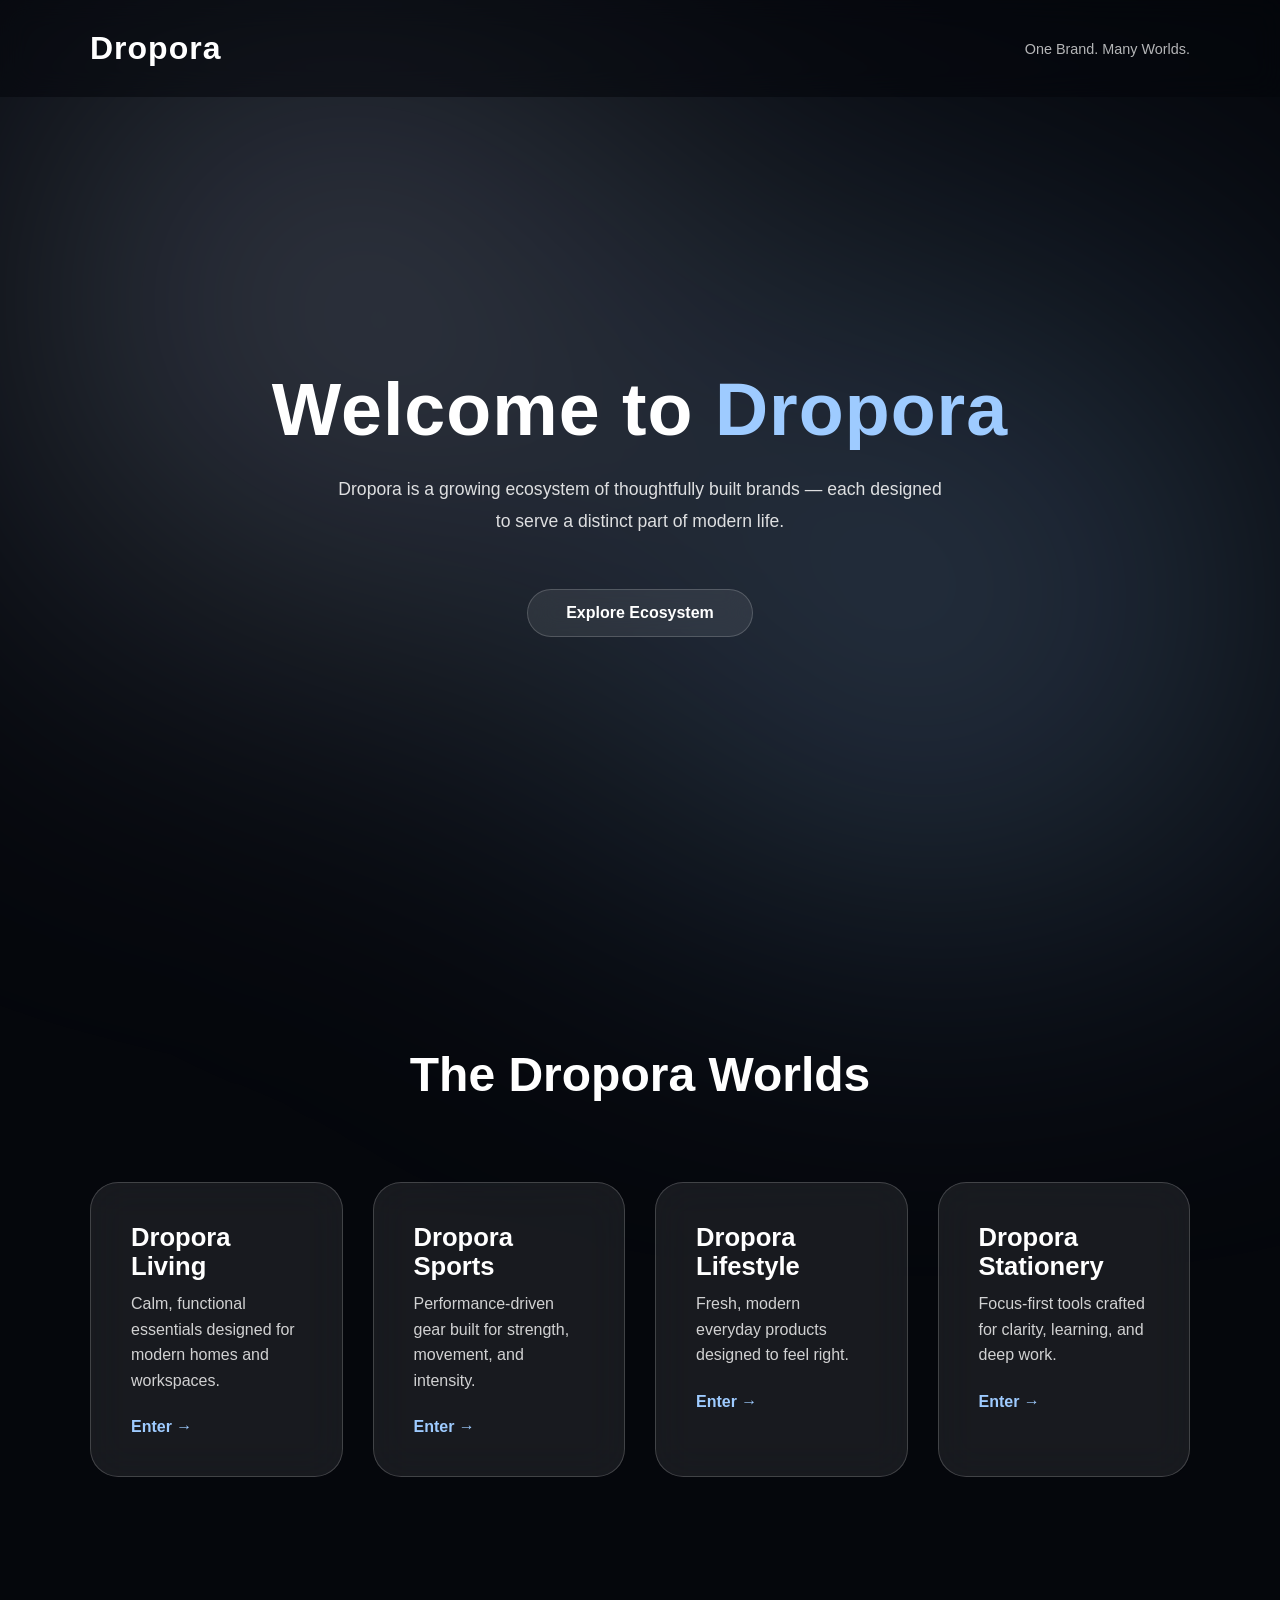
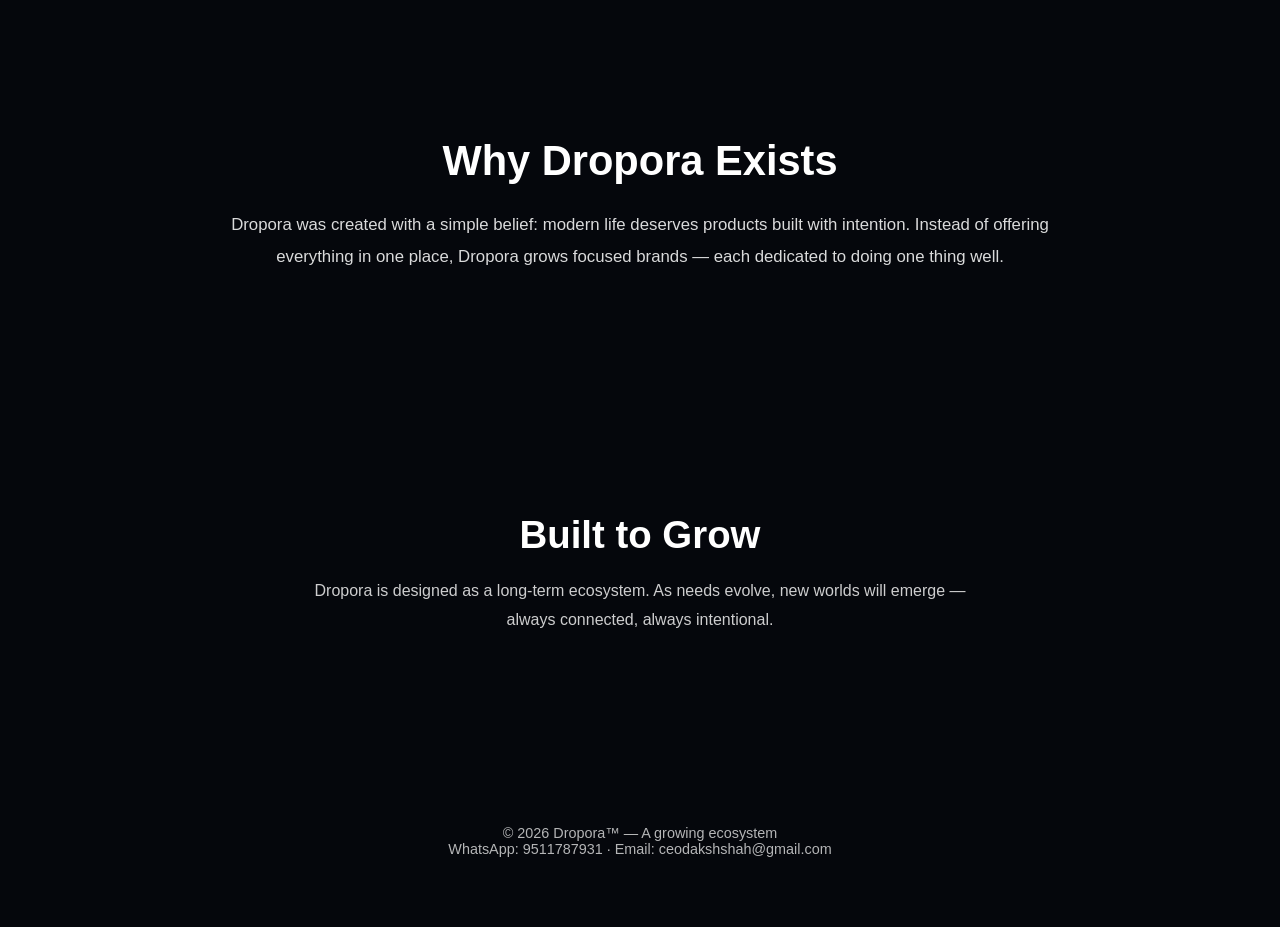
<file: index.html>
<!DOCTYPE html>
<html lang="en">
<head>
<meta charset="UTF-8">
<title>Dropora™ | One Brand. Many Worlds.</title>
<meta name="viewport" content="width=device-width, initial-scale=1.0">

<style>
*{
  margin:0;
  padding:0;
  box-sizing:border-box;
  font-family:"Inter",Arial,sans-serif;
}

body{
  background:#05070c;
  color:#ffffff;
  overflow-x:hidden;
}

/* AMBIENT CORE */
.ambient{
  position:fixed;
  inset:0;
  background:
    radial-gradient(circle at 25% 30%, rgba(200,220,255,0.35), transparent 45%),
    radial-gradient(circle at 75% 70%, rgba(150,200,255,0.35), transparent 45%);
  filter:blur(160px);
  z-index:-1;
}

/* NAV */
nav{
  display:flex;
  justify-content:space-between;
  align-items:center;
  padding:30px 90px;
  background:rgba(5,7,12,0.55);
  backdrop-filter:blur(14px);
  position:sticky;
  top:0;
  z-index:10;
}

.brand{
  font-size:2rem;
  font-weight:900;
  letter-spacing:1px;
}

.nav-tag{
  font-size:.9rem;
  opacity:.7;
}

/* HERO */
.hero{
  min-height:90vh;
  display:flex;
  align-items:center;
  justify-content:center;
  text-align:center;
  padding:0 30px;
}

.hero h1{
  font-size:4.6rem;
  font-weight:900;
  letter-spacing:1px;
}

.hero span{
  color:#9ecbff;
}

.hero p{
  margin:22px auto;
  max-width:620px;
  font-size:1.1rem;
  line-height:1.8;
  opacity:.85;
}

.scroll{
  display:inline-block;
  margin-top:30px;
  padding:14px 38px;
  background:rgba(255,255,255,0.08);
  border:1px solid rgba(255,255,255,0.18);
  backdrop-filter:blur(14px);
  border-radius:999px;
  color:white;
  text-decoration:none;
  font-weight:600;
}

/* ECOSYSTEM */
.ecosystem{
  padding:140px 90px;
}

.ecosystem h2{
  font-size:3rem;
  font-weight:800;
  text-align:center;
  margin-bottom:80px;
}

.grid{
  display:grid;
  grid-template-columns:repeat(4,1fr);
  gap:30px;
}

/* GLASS CARD */
.card{
  padding:40px;
  background:rgba(255,255,255,0.08);
  border:1px solid rgba(255,255,255,0.18);
  backdrop-filter:blur(20px);
  border-radius:28px;
  transition:transform .4s ease, box-shadow .4s ease;
}

.card:hover{
  transform:translateY(-8px);
  box-shadow:0 40px 80px rgba(0,0,0,.4);
}

.card h3{
  font-size:1.6rem;
  margin-bottom:10px;
}

.card p{
  opacity:.8;
  line-height:1.6;
  margin-bottom:25px;
}

.card a{
  text-decoration:none;
  color:#9ecbff;
  font-weight:700;
}

/* STORY */
.story{
  padding:120px 30px;
  max-width:900px;
  margin:auto;
  text-align:center;
}

.story h2{
  font-size:2.6rem;
  font-weight:800;
  margin-bottom:24px;
}

.story p{
  font-size:1.05rem;
  line-height:1.9;
  opacity:.85;
}

/* FUTURE */
.future{
  padding:120px 30px;
  text-align:center;
}

.future h2{
  font-size:2.4rem;
  margin-bottom:20px;
}

.future p{
  max-width:700px;
  margin:auto;
  opacity:.8;
  line-height:1.8;
}

/* FOOTER */
footer{
  padding:70px 30px;
  text-align:center;
  opacity:.7;
  font-size:.9rem;
}

/* RESPONSIVE */
@media(max-width:1100px){
  .grid{grid-template-columns:1fr 1fr}
}
@media(max-width:700px){
  nav{padding:20px 30px}
  .hero h1{font-size:3.2rem}
  .ecosystem{padding:100px 30px}
  .grid{grid-template-columns:1fr}
}
</style>
</head>

<body>

<div class="ambient"></div>

<nav>
  <div class="brand">Dropora</div>
  <div class="nav-tag">One Brand. Many Worlds.</div>
</nav>

<!-- HERO -->
<section class="hero">
  <div>
    <h1>Welcome to <span>Dropora</span></h1>
    <p>
      Dropora is a growing ecosystem of thoughtfully built
      brands — each designed to serve a distinct part of
      modern life.
    </p>
    <a href="#ecosystem" class="scroll">Explore Ecosystem</a>
  </div>
</section>

<!-- ECOSYSTEM -->
<section id="ecosystem" class="ecosystem">
  <h2>The Dropora Worlds</h2>

  <div class="grid">
    <div class="card">
      <h3>Dropora Living</h3>
      <p>Calm, functional essentials designed for modern homes and workspaces.</p>
      <a href="living/">Enter →</a>
    </div>

    <div class="card">
      <h3>Dropora Sports</h3>
      <p>Performance-driven gear built for strength, movement, and intensity.</p>
      <a href="/sports">Enter →</a>
    </div>

    <div class="card">
      <h3>Dropora Lifestyle</h3>
      <p>Fresh, modern everyday products designed to feel right.</p>
      <a href="/lifestyle">Enter →</a>
    </div>

    <div class="card">
      <h3>Dropora Stationery</h3>
      <p>Focus-first tools crafted for clarity, learning, and deep work.</p>
      <a href="/stationery">Enter →</a>
    </div>
  </div>
</section>

<!-- STORY -->
<section class="story">
  <h2>Why Dropora Exists</h2>
  <p>
    Dropora was created with a simple belief: modern life
    deserves products built with intention. Instead of
    offering everything in one place, Dropora grows focused
    brands — each dedicated to doing one thing well.
  </p>
</section>

<!-- FUTURE -->
<section class="future">
  <h2>Built to Grow</h2>
  <p>
    Dropora is designed as a long-term ecosystem. As needs
    evolve, new worlds will emerge — always connected,
    always intentional.
  </p>
</section>

<footer>
  © 2026 Dropora™ — A growing ecosystem<br>
  WhatsApp: 9511787931 · Email: ceodakshshah@gmail.com
</footer>

</body>
</html>
</file>
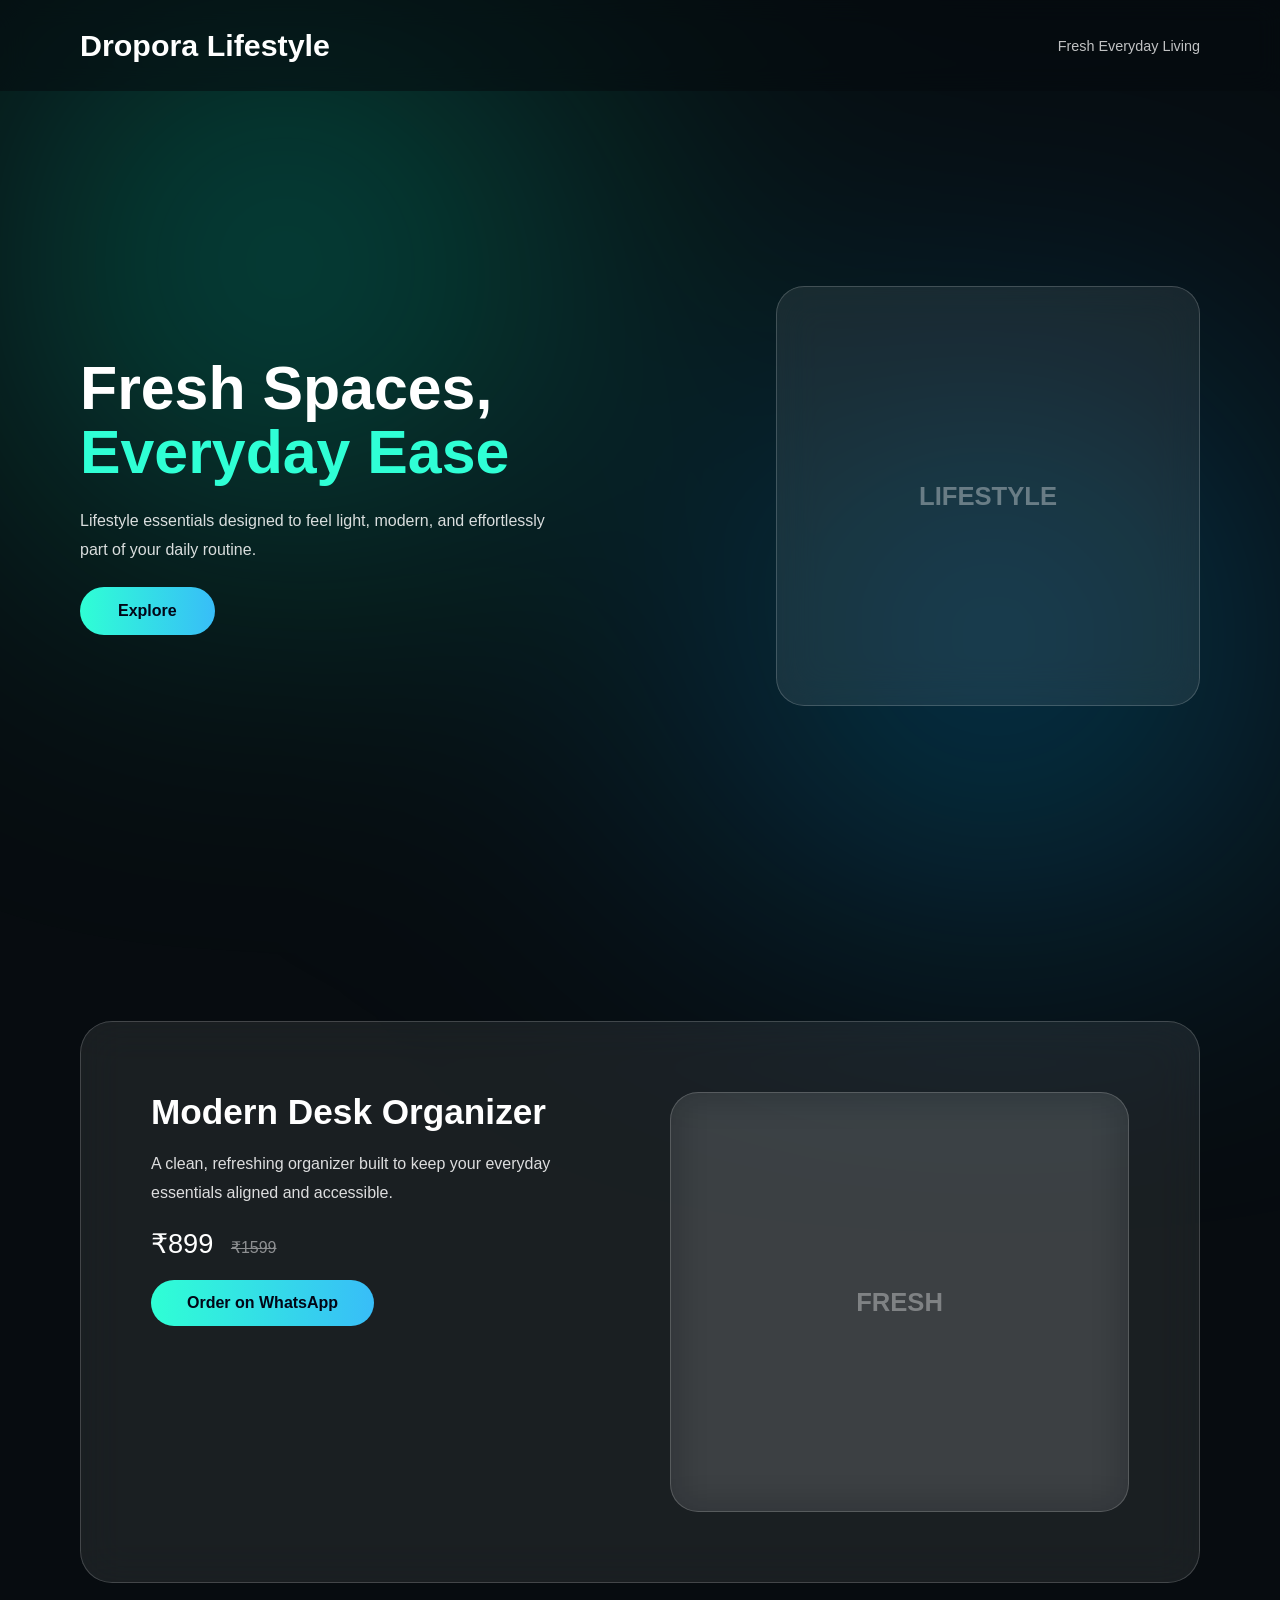
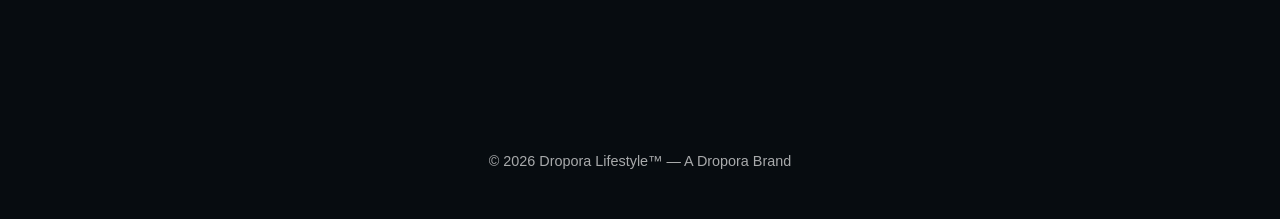
<file: lifestyle/index.html>
<!DOCTYPE html>
<html lang="en">
<head>
<meta charset="UTF-8">
<title>Dropora Lifestyle™ | Fresh Everyday Living</title>
<meta name="viewport" content="width=device-width, initial-scale=1.0">

<style>
*{
  margin:0;
  padding:0;
  box-sizing:border-box;
  font-family:"Inter",Arial,sans-serif;
}

body{
  background:#070c10;
  color:#ffffff;
  overflow-x:hidden;
}

/* AMBIENT GLOW — SAME SYSTEM */
.ambient{
  position:fixed;
  inset:0;
  background:
    radial-gradient(circle at 20% 25%, rgba(0,255,200,0.35), transparent 40%),
    radial-gradient(circle at 80% 75%, rgba(0,180,255,0.35), transparent 40%);
  filter:blur(140px);
  z-index:-1;
}

/* NAV — SAME STRUCTURE */
nav{
  display:flex;
  justify-content:space-between;
  align-items:center;
  padding:28px 80px;
  background:rgba(7,12,16,0.55);
  backdrop-filter:blur(12px);
  position:sticky;
  top:0;
}

.brand{
  font-size:1.9rem;
  font-weight:800;
}

.tag{
  font-size:.9rem;
  opacity:.75;
}

/* HERO — SAME LAYOUT */
.hero{
  min-height:90vh;
  display:grid;
  grid-template-columns:1.2fr .8fr;
  align-items:center;
  padding:0 80px;
  gap:60px;
}

.hero h1{
  font-size:3.8rem;
  line-height:1.05;
  font-weight:800;
}

.hero span{
  color:#2fffd5;
}

.hero p{
  margin:22px 0;
  max-width:480px;
  line-height:1.8;
  opacity:.85;
}

.cta{
  display:inline-block;
  padding:15px 38px;
  background:linear-gradient(90deg,#2fffd5,#38bdf8);
  color:#020617;
  border-radius:999px;
  text-decoration:none;
  font-weight:700;
}

/* GLASS VISUAL BLOCK */
.visual{
  height:420px;
  border-radius:28px;
  background:rgba(255,255,255,0.08);
  border:1px solid rgba(255,255,255,0.18);
  backdrop-filter:blur(20px);
  display:flex;
  align-items:center;
  justify-content:center;
  font-size:1.6rem;
  font-weight:800;
  color:rgba(255,255,255,0.35);
}

/* PRODUCT — SAME GLASS SYSTEM */
.product{
  margin:120px 80px;
  padding:70px;
  background:rgba(255,255,255,0.08);
  border:1px solid rgba(255,255,255,0.18);
  backdrop-filter:blur(22px);
  border-radius:32px;
  display:grid;
  grid-template-columns:1fr 1fr;
  gap:60px;
}

.product h2{
  font-size:2.2rem;
  font-weight:800;
}

.product p{
  margin:18px 0;
  line-height:1.8;
  opacity:.85;
}

.price{
  font-size:1.7rem;
  margin:20px 0;
}

.price span{
  text-decoration:line-through;
  opacity:.5;
  font-size:1rem;
  margin-left:10px;
}

.btn{
  display:inline-block;
  padding:14px 36px;
  background:linear-gradient(90deg,#2fffd5,#38bdf8);
  color:#020617;
  border-radius:999px;
  text-decoration:none;
  font-weight:700;
}

/* FOOTER */
footer{
  text-align:center;
  padding:50px;
  opacity:.65;
  font-size:.9rem;
}

/* RESPONSIVE */
@media(max-width:900px){
  .hero,.product{
    grid-template-columns:1fr;
    padding:40px;
  }
  nav{padding:20px 30px}
  .hero h1{font-size:2.8rem}
}
</style>
</head>

<body>

<div class="ambient"></div>

<nav>
  <div class="brand">Dropora Lifestyle</div>
  <div class="tag">Fresh Everyday Living</div>
</nav>

<section class="hero">
  <div>
    <h1>Fresh Spaces,<br><span>Everyday Ease</span></h1>
    <p>
      Lifestyle essentials designed to feel light,
      modern, and effortlessly part of your daily routine.
    </p>
    <a href="#product" class="cta">Explore</a>
  </div>

  <div class="visual">LIFESTYLE</div>
</section>

<section id="product" class="product">
  <div>
    <h2>Modern Desk Organizer</h2>
    <p>
      A clean, refreshing organizer built to keep
      your everyday essentials aligned and accessible.
    </p>

    <div class="price">₹899 <span>₹1599</span></div>

    <a href="https://wa.me/919511787931" class="btn">
      Order on WhatsApp
    </a>
  </div>

  <div class="visual">FRESH</div>
</section>

<footer>
© 2026 Dropora Lifestyle™ — A Dropora Brand
</footer>

</body>
</html>
</file>
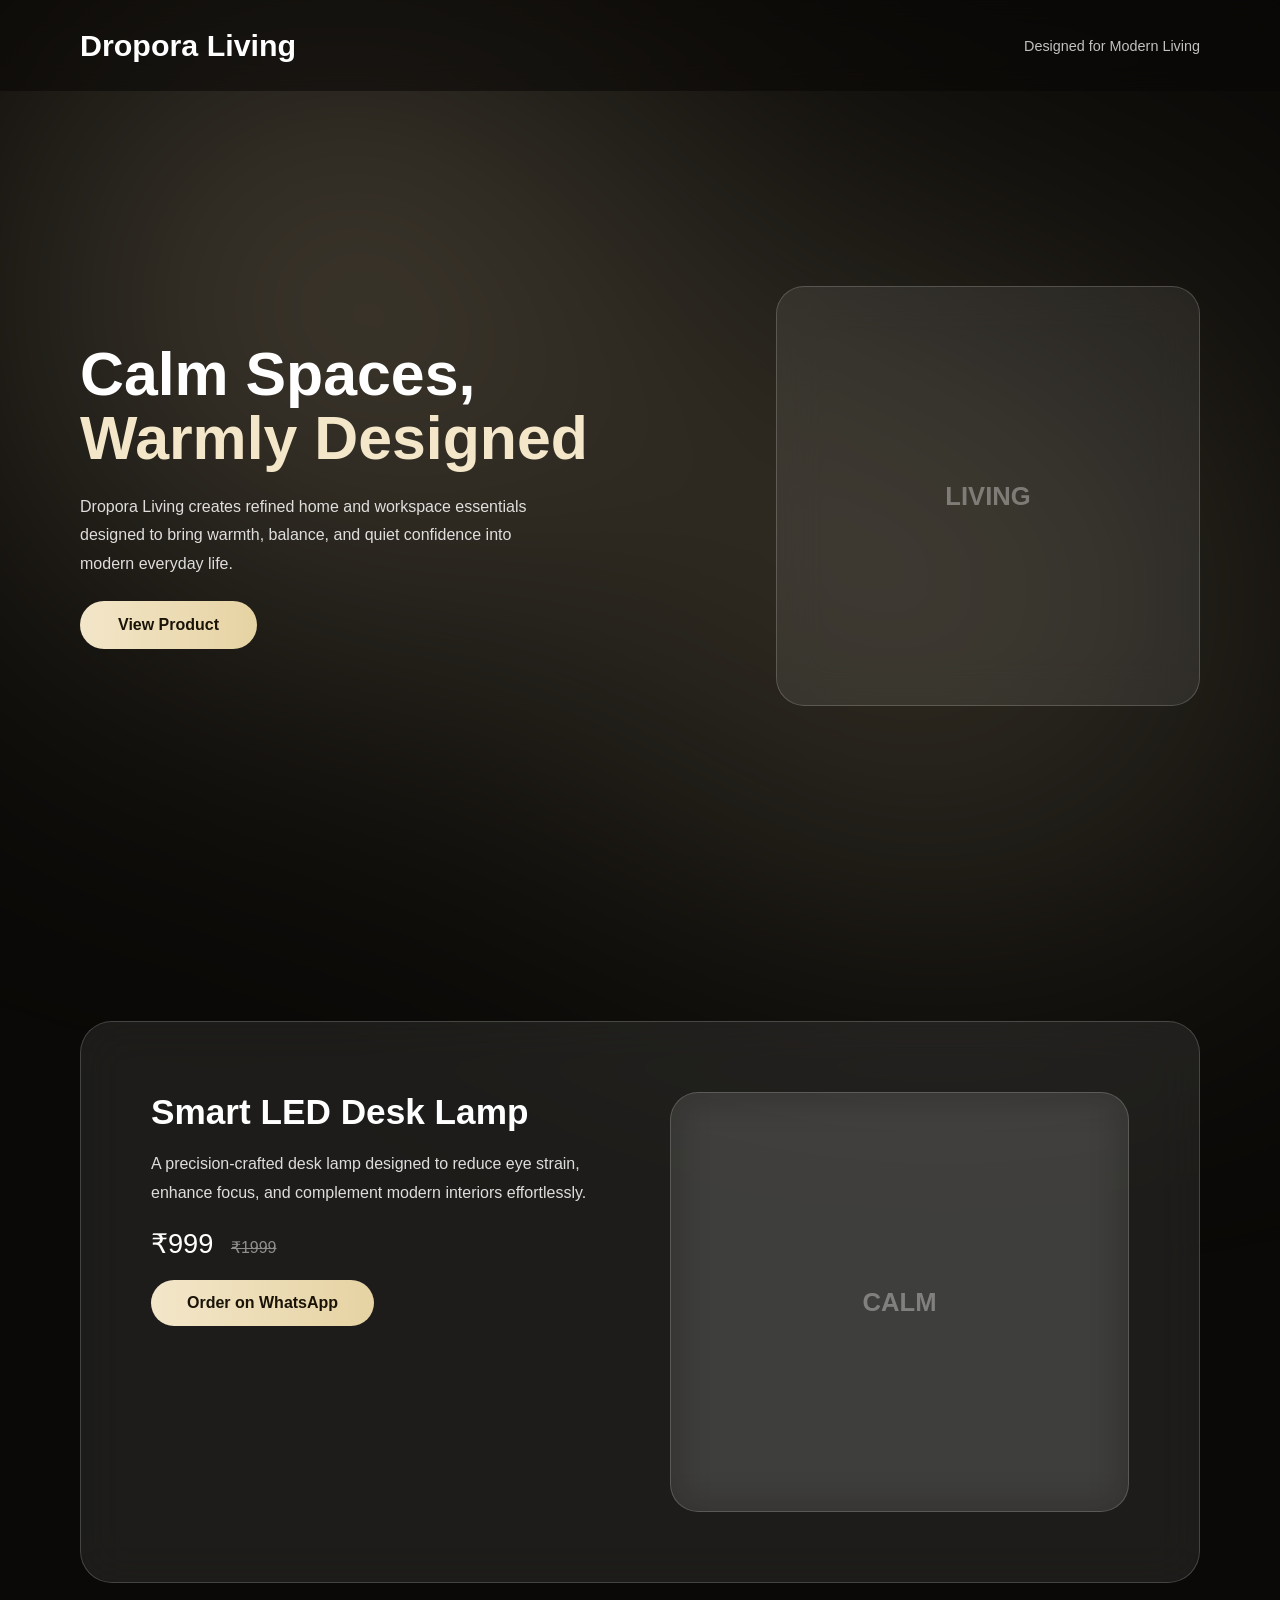
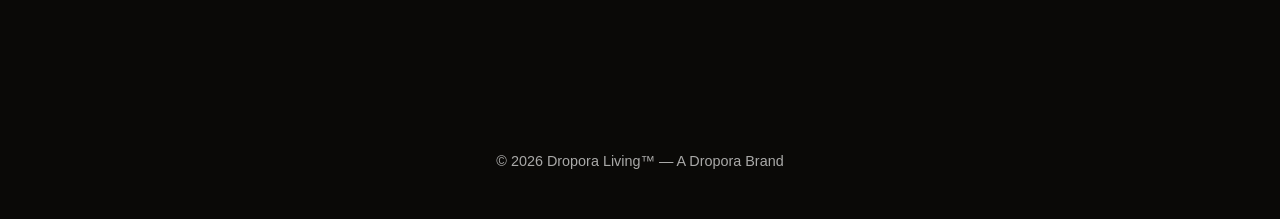
<file: living/index.html>
<!DOCTYPE html>
<html lang="en">
<head>
<meta charset="UTF-8">
<title>Dropora Living™ | Designed for Modern Living</title>
<meta name="viewport" content="width=device-width, initial-scale=1.0">

<style>
*{
  margin:0;
  padding:0;
  box-sizing:border-box;
  font-family:"Inter", Arial, sans-serif;
}

body{
  background:#0a0907;
  color:#ffffff;
  overflow-x:hidden;
}

/* 🔥 WARM AMBIENT — DIFFERENT FROM MAIN DROPORA */
.ambient{
  position:fixed;
  inset:0;
  background:
    radial-gradient(circle at 25% 30%, rgba(255,230,190,0.35), transparent 45%),
    radial-gradient(circle at 75% 70%, rgba(220,200,160,0.30), transparent 45%);
  filter:blur(160px);
  z-index:-1;
}

/* NAV */
nav{
  display:flex;
  justify-content:space-between;
  align-items:center;
  padding:28px 80px;
  background:rgba(10,9,7,0.55);
  backdrop-filter:blur(14px);
  position:sticky;
  top:0;
}

.brand{
  font-size:1.9rem;
  font-weight:800;
}

.tag{
  font-size:.9rem;
  opacity:.75;
}

/* HERO */
.hero{
  min-height:90vh;
  display:grid;
  grid-template-columns:1.2fr .8fr;
  align-items:center;
  padding:0 80px;
  gap:60px;
}

.hero h1{
  font-size:3.8rem;
  font-weight:800;
  line-height:1.05;
}

.hero span{
  color:#f3e6c9; /* warm accent */
}

.hero p{
  margin:22px 0;
  max-width:480px;
  line-height:1.8;
  opacity:.85;
}

.cta{
  display:inline-block;
  padding:15px 38px;
  background:linear-gradient(90deg,#f3e6c9,#e6d3a3);
  color:#1a1408;
  border-radius:999px;
  text-decoration:none;
  font-weight:700;
}

/* GLASS VISUAL */
.visual{
  height:420px;
  border-radius:28px;
  background:rgba(255,255,255,0.08);
  border:1px solid rgba(255,255,255,0.18);
  backdrop-filter:blur(22px);
  display:flex;
  align-items:center;
  justify-content:center;
  font-size:1.6rem;
  font-weight:800;
  color:rgba(255,255,255,0.35);
}

/* PRODUCT */
.product{
  margin:120px 80px;
  padding:70px;
  background:rgba(255,255,255,0.08);
  border:1px solid rgba(255,255,255,0.18);
  backdrop-filter:blur(24px);
  border-radius:32px;
  display:grid;
  grid-template-columns:1fr 1fr;
  gap:60px;
}

.product h2{
  font-size:2.2rem;
  font-weight:800;
}

.product p{
  margin:18px 0;
  line-height:1.8;
  opacity:.85;
}

.price{
  font-size:1.7rem;
  margin:20px 0;
}

.price span{
  text-decoration:line-through;
  opacity:.5;
  font-size:1rem;
  margin-left:10px;
}

.btn{
  display:inline-block;
  padding:14px 36px;
  background:linear-gradient(90deg,#f3e6c9,#e6d3a3);
  color:#1a1408;
  border-radius:999px;
  text-decoration:none;
  font-weight:700;
}

/* FOOTER */
footer{
  text-align:center;
  padding:50px;
  opacity:.65;
  font-size:.9rem;
}

/* RESPONSIVE */
@media(max-width:900px){
  .hero,.product{
    grid-template-columns:1fr;
    padding:40px;
  }
  nav{padding:20px 30px}
  .hero h1{font-size:2.8rem}
}
</style>
</head>

<body>

<div class="ambient"></div>

<nav>
  <div class="brand">Dropora Living</div>
  <div class="tag">Designed for Modern Living</div>
</nav>

<section class="hero">
  <div>
    <h1>Calm Spaces,<br><span>Warmly Designed</span></h1>
    <p>
      Dropora Living creates refined home and workspace essentials
      designed to bring warmth, balance, and quiet confidence
      into modern everyday life.
    </p>
    <a href="#product" class="cta">View Product</a>
  </div>

  <div class="visual">LIVING</div>
</section>

<section id="product" class="product">
  <div>
    <h2>Smart LED Desk Lamp</h2>
    <p>
      A precision-crafted desk lamp designed to reduce eye strain,
      enhance focus, and complement modern interiors effortlessly.
    </p>

    <div class="price">₹999 <span>₹1999</span></div>

    <a href="https://wa.me/919511787931" class="btn">
      Order on WhatsApp
    </a>
  </div>

  <div class="visual">CALM</div>
</section>

<footer>
© 2026 Dropora Living™ — A Dropora Brand
</footer>

</body>
</html>
</file>
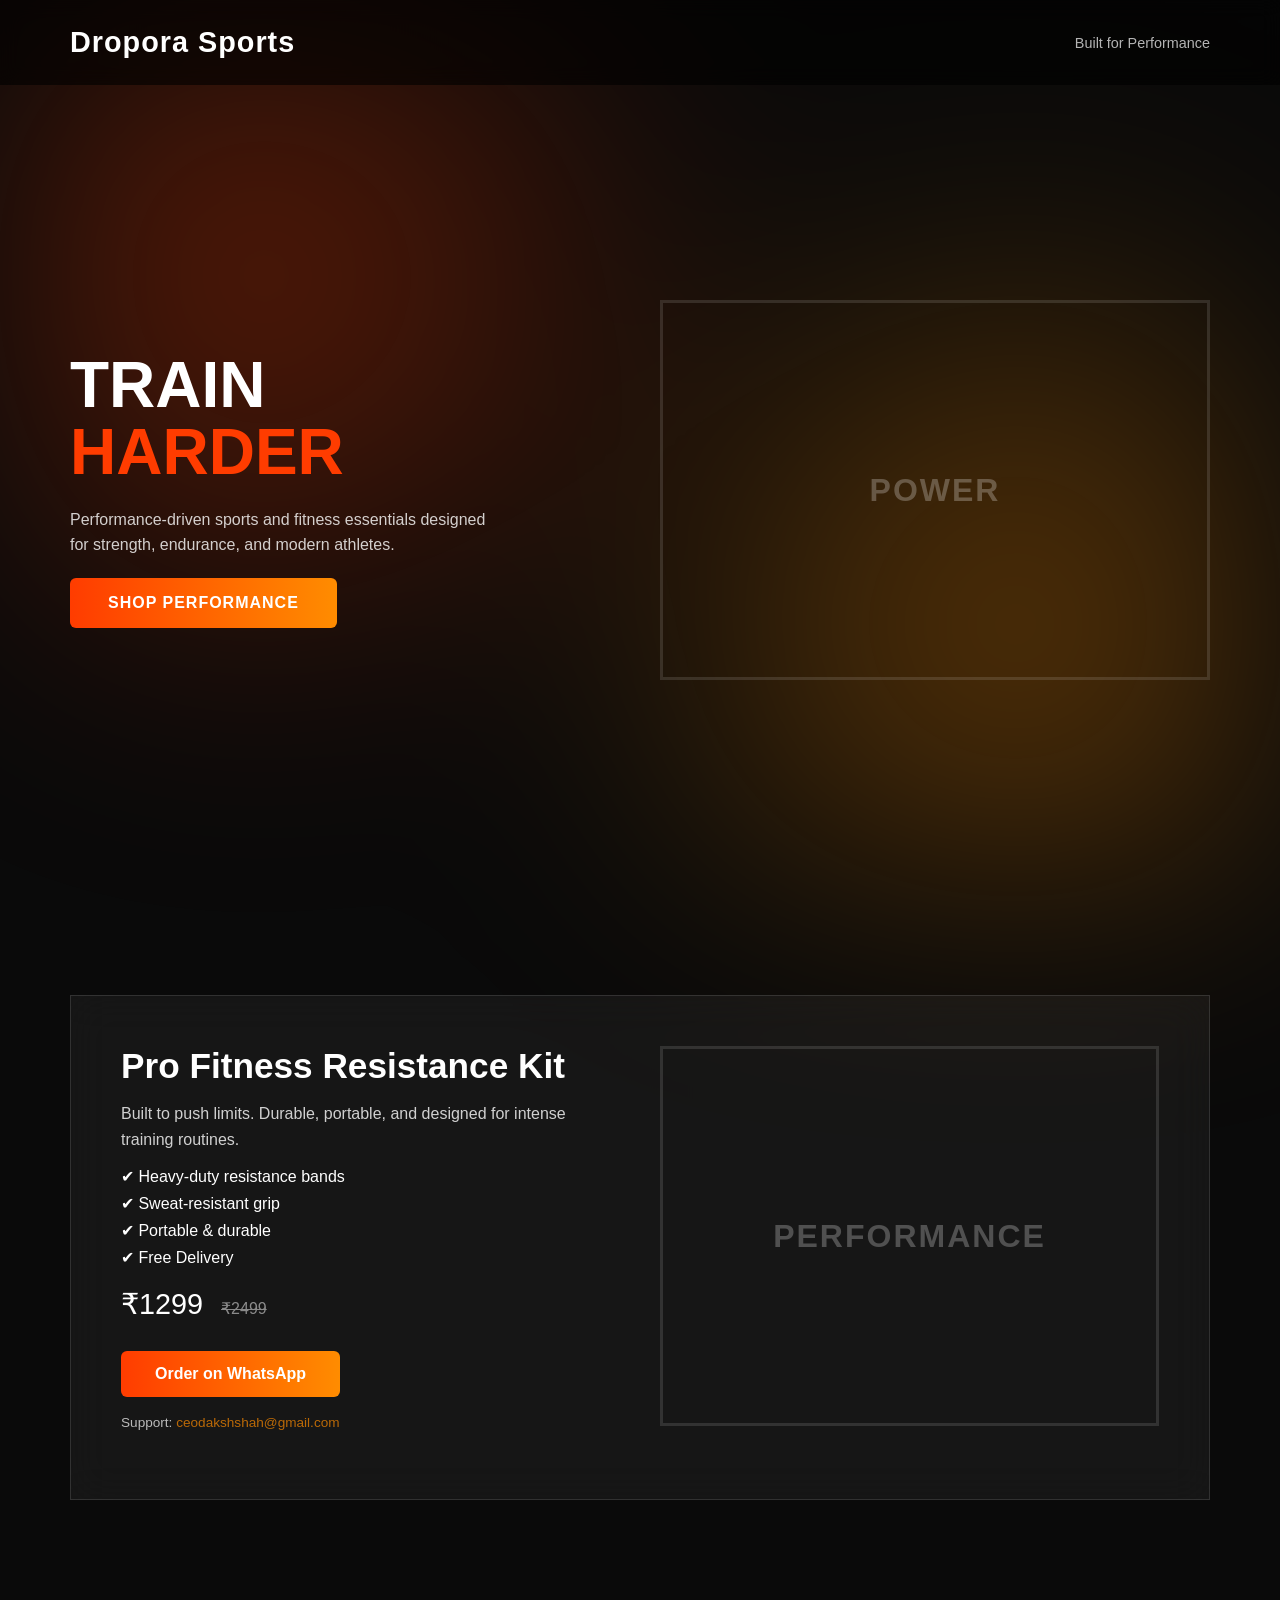
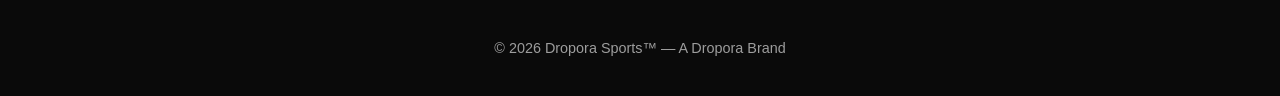
<file: sports/index.html>
<!DOCTYPE html>
<html lang="en">
<head>
  <meta charset="UTF-8">
  <title>Dropora Sports™ | Built for Performance</title>
  <meta name="viewport" content="width=device-width, initial-scale=1.0">

  <style>
    /* RESET */
    * {
      margin: 0;
      padding: 0;
      box-sizing: border-box;
      font-family: "Inter", Arial, sans-serif;
    }

    body {
      background: #0a0a0a;
      color: white;
      overflow-x: hidden;
    }

    /* ENERGY BACKGROUND */
    .energy {
      position: fixed;
      inset: 0;
      background:
        radial-gradient(circle at 20% 30%, rgba(255,60,0,0.35), transparent 40%),
        radial-gradient(circle at 80% 70%, rgba(255,140,0,0.35), transparent 40%);
      filter: blur(120px);
      z-index: -1;
    }

    /* NAV */
    nav {
      display: flex;
      justify-content: space-between;
      align-items: center;
      padding: 26px 70px;
      background: rgba(0,0,0,0.6);
      backdrop-filter: blur(10px);
      position: sticky;
      top: 0;
    }

    .brand {
      font-size: 1.8rem;
      font-weight: 800;
      letter-spacing: 1px;
    }

    .tag {
      font-size: 0.9rem;
      opacity: 0.7;
    }

    /* HERO */
    .hero {
      min-height: 90vh;
      display: grid;
      grid-template-columns: 1fr 1fr;
      align-items: center;
      padding: 0 70px;
      gap: 40px;
    }

    .hero h1 {
      font-size: 4rem;
      font-weight: 900;
      line-height: 1.05;
    }

    .hero h1 span {
      color: #ff3c00;
    }

    .hero p {
      max-width: 420px;
      margin: 20px 0;
      opacity: 0.8;
      line-height: 1.6;
    }

    .cta {
      display: inline-block;
      padding: 16px 38px;
      background: linear-gradient(90deg, #ff3c00, #ff8c00);
      color: white;
      text-decoration: none;
      font-weight: 700;
      border-radius: 6px;
      letter-spacing: 1px;
    }

    /* POWER BLOCK */
    .power-box {
      height: 380px;
      border: 3px solid rgba(255,255,255,0.12);
      display: flex;
      align-items: center;
      justify-content: center;
      font-size: 2rem;
      font-weight: 900;
      letter-spacing: 2px;
      color: rgba(255,255,255,0.25);
    }

    /* PRODUCT */
    .product {
      margin: 100px 70px;
      padding: 50px;
      background: rgba(255,255,255,0.05);
      border: 1px solid rgba(255,255,255,0.12);
      backdrop-filter: blur(20px);
      display: grid;
      grid-template-columns: 1fr 1fr;
      gap: 40px;
    }

    .product h2 {
      font-size: 2.2rem;
      font-weight: 800;
    }

    .product p {
      margin: 15px 0;
      opacity: 0.8;
      line-height: 1.6;
    }

    .product ul {
      list-style: none;
      margin: 15px 0;
    }

    .product li {
      margin-bottom: 8px;
    }

    .price {
      font-size: 1.8rem;
      margin: 20px 0;
    }

    .price span {
      font-size: 1rem;
      opacity: 0.5;
      text-decoration: line-through;
      margin-left: 10px;
    }

    .btn {
      display: inline-block;
      padding: 14px 34px;
      background: linear-gradient(90deg, #ff3c00, #ff8c00);
      color: white;
      text-decoration: none;
      font-weight: 700;
      border-radius: 6px;
      margin-top: 10px;
    }

    /* FOOTER */
    footer {
      text-align: center;
      padding: 40px;
      opacity: 0.6;
      font-size: 0.9rem;
    }

    /* RESPONSIVE */
    @media (max-width: 900px) {
      .hero,
      .product {
        grid-template-columns: 1fr;
        padding: 40px;
      }

      nav {
        padding: 20px 30px;
      }

      .hero h1 {
        font-size: 3rem;
      }
    }
  </style>
</head>

<body>

<div class="energy"></div>

<!-- NAV -->
<nav>
  <div class="brand">Dropora Sports</div>
  <div class="tag">Built for Performance</div>
</nav>

<!-- HERO -->
<section class="hero">
  <div>
    <h1>TRAIN<br><span>HARDER</span></h1>
    <p>
      Performance-driven sports and fitness essentials
      designed for strength, endurance, and modern athletes.
    </p>
    <a href="#product" class="cta">SHOP PERFORMANCE</a>
  </div>

  <div class="power-box">POWER</div>
</section>

<!-- PRODUCT -->
<section id="product" class="product">
  <div>
    <h2>Pro Fitness Resistance Kit</h2>

    <p>
      Built to push limits. Durable, portable, and designed
      for intense training routines.
    </p>

    <ul>
      <li>✔ Heavy-duty resistance bands</li>
      <li>✔ Sweat-resistant grip</li>
      <li>✔ Portable & durable</li>
      <li>✔ Free Delivery</li>
    </ul>

    <div class="price">
      ₹1299 <span>₹2499</span>
    </div>

    <a href="https://wa.me/919511787931" class="btn">
      Order on WhatsApp
    </a>

    <p style="margin-top:15px; font-size:0.85rem; opacity:0.7;">
      Support:
      <a href="mailto:ceodakshshah@gmail.com" style="color:#ff8c00; text-decoration:none;">
        ceodakshshah@gmail.com
      </a>
    </p>
  </div>

  <div class="power-box">PERFORMANCE</div>
</section>

<footer>
  © 2026 Dropora Sports™ — A Dropora Brand
</footer>

</body>
</html>
</file>
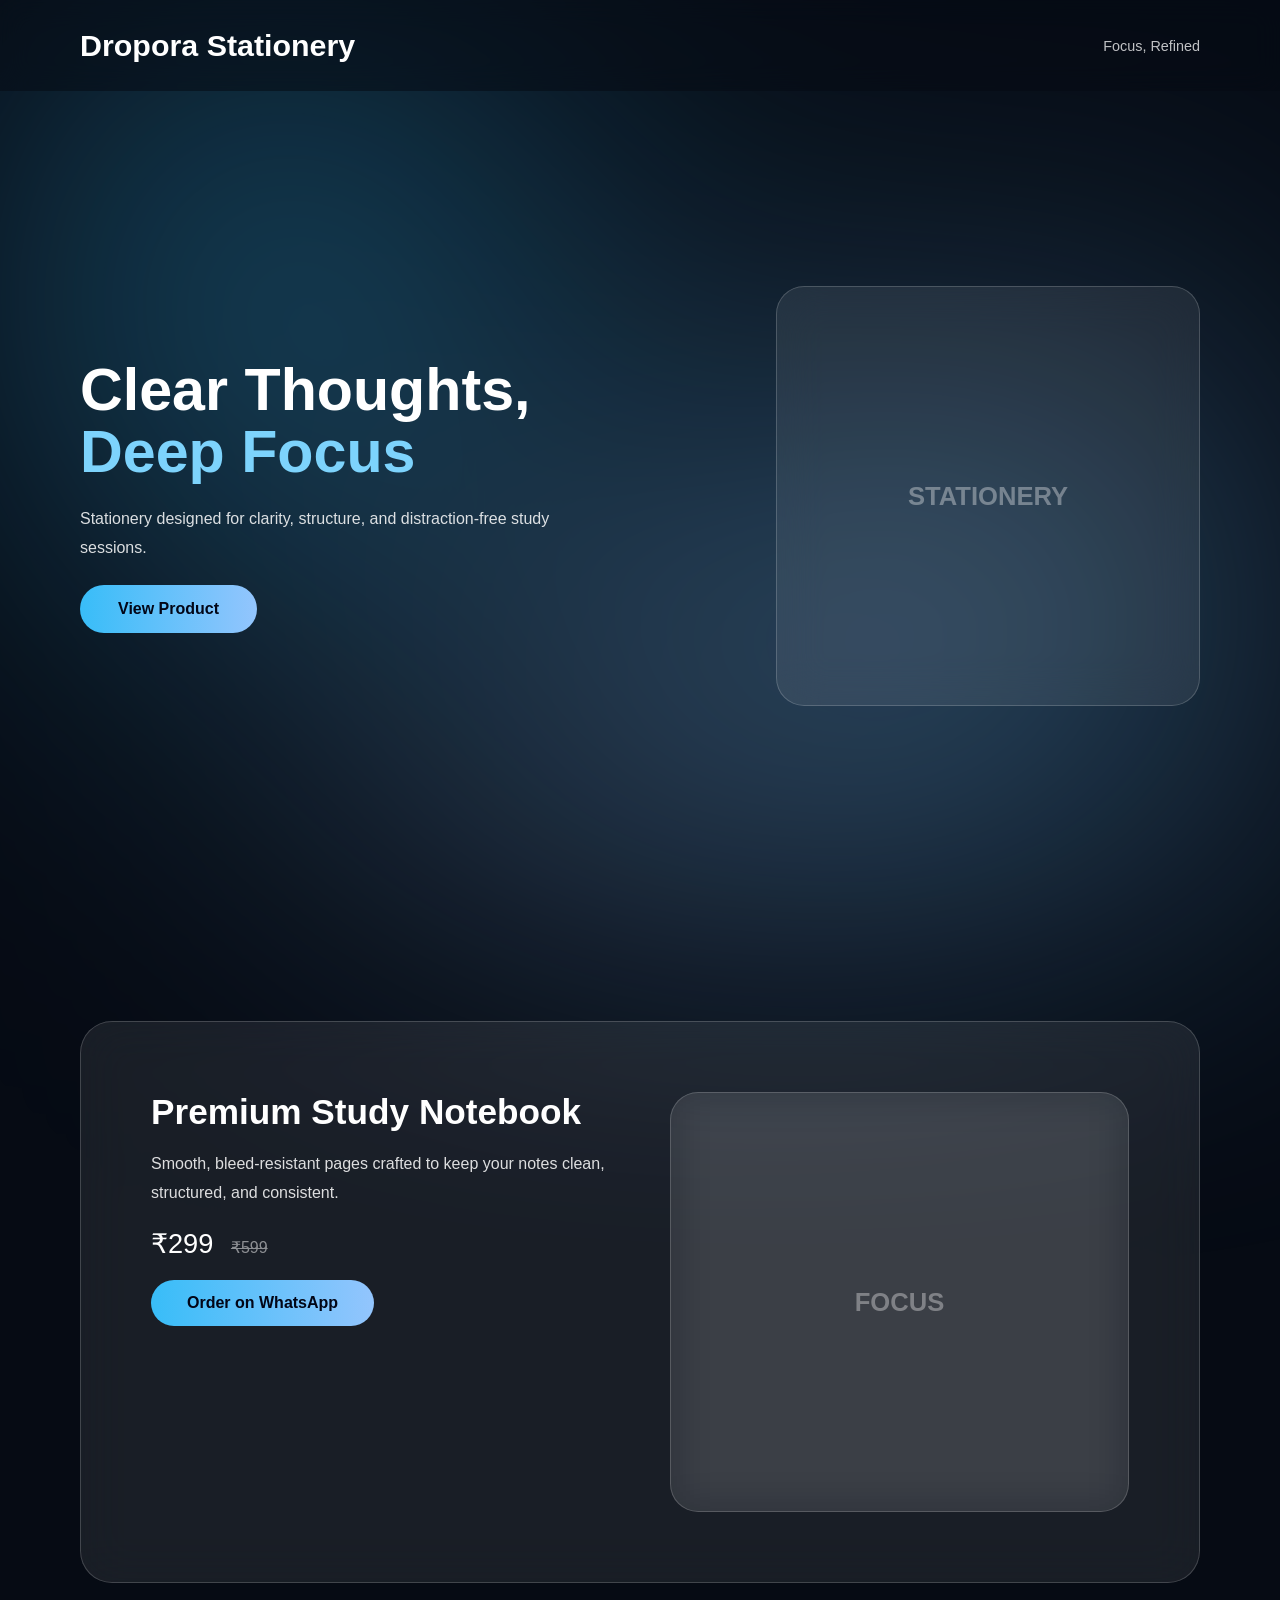
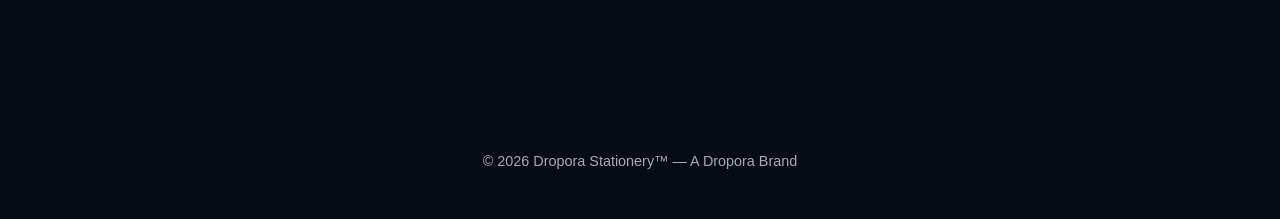
<file: stationery/index.html>
<!DOCTYPE html>
<html lang="en">
<head>
<meta charset="UTF-8">
<title>Dropora Stationery™ | Focus, Refined</title>
<meta name="viewport" content="width=device-width, initial-scale=1.0">

<style>
*{
  margin:0;
  padding:0;
  box-sizing:border-box;
  font-family:"Inter",Arial,sans-serif;
}

body{
  background:#060b14;
  color:#ffffff;
  overflow-x:hidden;
}

/* AMBIENT BLUE GLOW — SAME SYSTEM */
.ambient{
  position:fixed;
  inset:0;
  background:
    radial-gradient(circle at 20% 30%, rgba(56,189,248,0.45), transparent 40%),
    radial-gradient(circle at 80% 70%, rgba(99,179,237,0.45), transparent 40%),
    radial-gradient(circle at 50% 90%, rgba(147,197,253,0.35), transparent 45%);
  filter:blur(150px);
  z-index:-1;
}

/* NAV */
nav{
  display:flex;
  justify-content:space-between;
  align-items:center;
  padding:28px 80px;
  background:rgba(6,11,20,0.55);
  backdrop-filter:blur(14px);
  position:sticky;
  top:0;
}

.brand{
  font-size:1.9rem;
  font-weight:800;
}

.tag{
  font-size:.9rem;
  opacity:.75;
}

/* HERO */
.hero{
  min-height:90vh;
  display:grid;
  grid-template-columns:1.2fr .8fr;
  align-items:center;
  padding:0 80px;
  gap:60px;
}

.hero h1{
  font-size:3.7rem;
  line-height:1.05;
  font-weight:800;
}

.hero span{
  color:#7dd3fc;
}

.hero p{
  margin:22px 0;
  max-width:480px;
  line-height:1.8;
  opacity:.85;
}

.cta{
  display:inline-block;
  padding:15px 38px;
  background:linear-gradient(90deg,#38bdf8,#93c5fd);
  color:#020617;
  border-radius:999px;
  text-decoration:none;
  font-weight:700;
}

/* GLASS VISUAL */
.visual{
  height:420px;
  border-radius:28px;
  background:rgba(255,255,255,0.08);
  border:1px solid rgba(255,255,255,0.18);
  backdrop-filter:blur(22px);
  display:flex;
  align-items:center;
  justify-content:center;
  font-size:1.6rem;
  font-weight:800;
  color:rgba(255,255,255,0.35);
}

/* PRODUCT */
.product{
  margin:120px 80px;
  padding:70px;
  background:rgba(255,255,255,0.08);
  border:1px solid rgba(255,255,255,0.18);
  backdrop-filter:blur(24px);
  border-radius:32px;
  display:grid;
  grid-template-columns:1fr 1fr;
  gap:60px;
}

.product h2{
  font-size:2.2rem;
  font-weight:800;
}

.product p{
  margin:18px 0;
  line-height:1.8;
  opacity:.85;
}

.price{
  font-size:1.7rem;
  margin:20px 0;
}

.price span{
  text-decoration:line-through;
  opacity:.5;
  font-size:1rem;
  margin-left:10px;
}

.btn{
  display:inline-block;
  padding:14px 36px;
  background:linear-gradient(90deg,#38bdf8,#93c5fd);
  color:#020617;
  border-radius:999px;
  text-decoration:none;
  font-weight:700;
}

/* FOOTER */
footer{
  text-align:center;
  padding:50px;
  opacity:.65;
  font-size:.9rem;
}

/* RESPONSIVE */
@media(max-width:900px){
  .hero,.product{
    grid-template-columns:1fr;
    padding:40px;
  }
  nav{padding:20px 30px}
  .hero h1{font-size:2.8rem}
}
</style>
</head>

<body>

<div class="ambient"></div>

<nav>
  <div class="brand">Dropora Stationery</div>
  <div class="tag">Focus, Refined</div>
</nav>

<section class="hero">
  <div>
    <h1>Clear Thoughts,<br><span>Deep Focus</span></h1>
    <p>
      Stationery designed for clarity, structure,
      and distraction-free study sessions.
    </p>
    <a href="#product" class="cta">View Product</a>
  </div>

  <div class="visual">STATIONERY</div>
</section>

<section id="product" class="product">
  <div>
    <h2>Premium Study Notebook</h2>
    <p>
      Smooth, bleed-resistant pages crafted to keep
      your notes clean, structured, and consistent.
    </p>

    <div class="price">₹299 <span>₹599</span></div>

    <a href="https://wa.me/919511787931" class="btn">
      Order on WhatsApp
    </a>
  </div>

  <div class="visual">FOCUS</div>
</section>

<footer>
© 2026 Dropora Stationery™ — A Dropora Brand
</footer>

</body>
</html>
</file>
